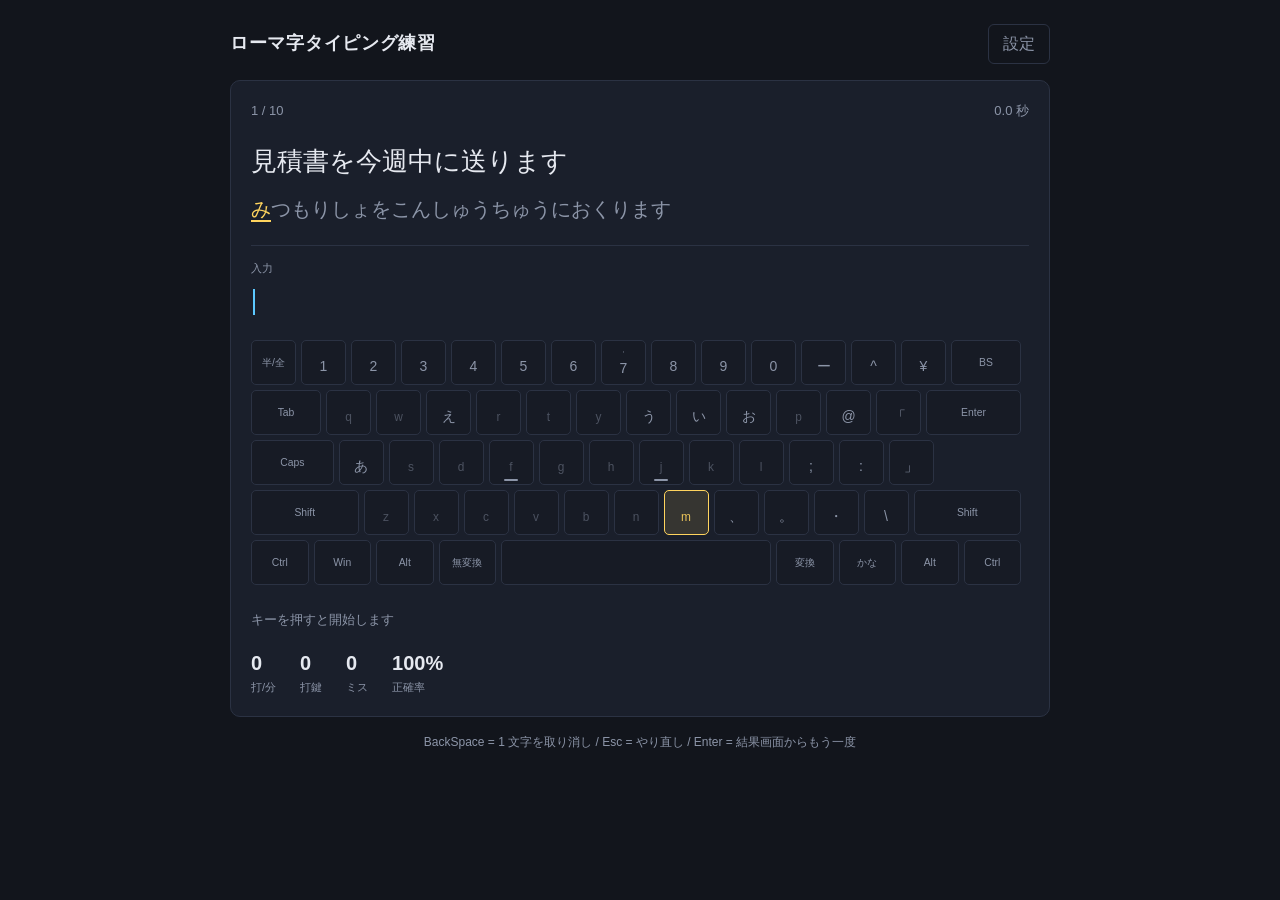
<file: index.html>
<!DOCTYPE html>
<html lang="ja">
<head>
<!-- Google Tag Manager -->
<script>(function(w,d,s,l,i){w[l]=w[l]||[];w[l].push({'gtm.start':
new Date().getTime(),event:'gtm.js'});var f=d.getElementsByTagName(s)[0],
j=d.createElement(s),dl=l!='dataLayer'?'&l='+l:'';j.async=true;j.src=
'https://www.googletagmanager.com/gtm.js?id='+i+dl;f.parentNode.insertBefore(j,f);
})(window,document,'script','dataLayer','GTM-KMD369SW');</script>
<!-- End Google Tag Manager -->
<meta charset="utf-8">
<meta name="viewport" content="width=device-width, initial-scale=1">
<title>ローマ字タイピング練習</title>
<link rel="stylesheet" href="style.css">
</head>
<body>
<!-- Google Tag Manager (noscript) -->
<noscript><iframe src="https://www.googletagmanager.com/ns.html?id=GTM-KMD369SW"
height="0" width="0" style="display:none;visibility:hidden"></iframe></noscript>
<!-- End Google Tag Manager (noscript) -->
<div class="app">

  <header class="topbar">
    <h1>ローマ字タイピング練習</h1>
    <button type="button" id="btn-settings" class="ghost">設定</button>
  </header>

  <p id="ime-warning" class="warning" hidden>
    日本語入力(IME)がオンになっています。半角/全角キーで<strong>直接入力</strong>に切り替えてください。
  </p>

  <section id="settings" class="panel settings" hidden>
    <p class="status hint-note local-note">
      読み込んだファイルはブラウザの中だけで扱います。サーバへは送りません。
    </p>

    <div class="setting">
      <label for="opt-layout">キーボード配列</label>
      <div class="row">
        <select id="opt-layout"></select>
        <span class="status hint-note">
          打鍵は物理キー位置で判定します。配列が合っていないと
          <code>;</code> <code>:</code> などが正しく入りません。
        </span>
      </div>
    </div>

    <div class="setting">
      <label for="file-table">ローマ字テーブル (タブ区切りテキスト)</label>
      <div class="row">
        <input type="file" id="file-table" accept=".tsv,.txt,.text,text/plain,text/tab-separated-values">
        <button type="button" id="btn-table-reset" class="ghost">既定に戻す</button>
        <button type="button" id="btn-table-check" class="ghost"
                title="かなが一通り打てるかを確かめます">かなの点検</button>
      </div>
      <p class="status" id="table-status"></p>
      <details>
        <summary>ファイル形式</summary>
        <p>
          Google 日本語入力のローマ字テーブルと同じ形式に、省略可能なタグ列を足したものです。
        </p>
<pre>入力	出力	次の入力	第1カテゴリ	第2カテゴリ	第3カテゴリ
sa	さ
tt	っ	t
nk	ん	k
;	っ			soku			direct
kz	かん		sei,row.ka		ext.hatsu,dan.an
@alwaysEnabled	std,legacy</pre>
        <ul>
          <li><code>入力</code> が重複した場合は、後に定義した行で上書きされます。</li>
          <li><code>出力</code> と <code>次の入力</code> がどちらも空の行はコメントとして無視されます。
              コメント行にはタブを入れないでください。</li>
          <li>4〜6 列目のタグは省略できます。このページでは全タグが有効なので、タグ付きのテーブルもそのまま読めます。</li>
          <li>文字コードは UTF-8 / UTF-16 / Shift_JIS を自動判定します。</li>
        </ul>
      </details>
    </div>

    <div class="setting">
      <div class="setting-head">
        <label for="file-problems">お題ファイル (表示文 &lt;TAB&gt; よみ)</label>
        ※ <code>#{</code> … <code>#}</code> で囲んだ数行は、ランダム出題中でも並び替えずに続けて出題されます。
      </div>
      <div class="row">
        <input type="file" id="file-problems" accept=".tsv,.txt,.text,text/plain,text/tab-separated-values">
        <button type="button" id="btn-problems-reset" class="ghost">既定に戻す</button>
      </div>
      <p class="status" id="problems-status"></p>
    </div>

    <div class="setting">
      <label>表示</label>
      <div class="row">
        <label class="inline"><input type="checkbox" id="opt-keyboard" checked> キーボードを表示</label>
        <label class="inline"><input type="checkbox" id="opt-labels" checked> キーに入力される文字を表示</label>
        <label class="inline"><input type="checkbox" id="opt-romaji"> ローマ字ガイドを表示</label>
      </div>
      <p class="status hint-note">
        ローマ字ガイドは既定でオフです。最短の打鍵列に BackSpace が必要な
        テーブルではローマ字だけでは表せず、有効打鍵としての BackSpace と
        打ち直しの BackSpace も区別できないためです。
      </p>
    </div>

    <div class="setting row">
      <label class="inline"><input type="checkbox" id="opt-shuffle" checked> ランダム出題</label>
      <label class="inline">出題数
        <input type="number" id="opt-count" min="1" max="500" value="10">
      </label>
      <button type="button" id="btn-apply" class="primary">この設定で開始</button>
    </div>
  </section>

  <div id="play"></div>

  <p class="foot">BackSpace = 1 文字を取り消し / Esc = やり直し / Enter = 結果画面からもう一度</p>
</div>

<script type="module" src="core/engine-shell.js"></script>
</body>
</html>
</file>
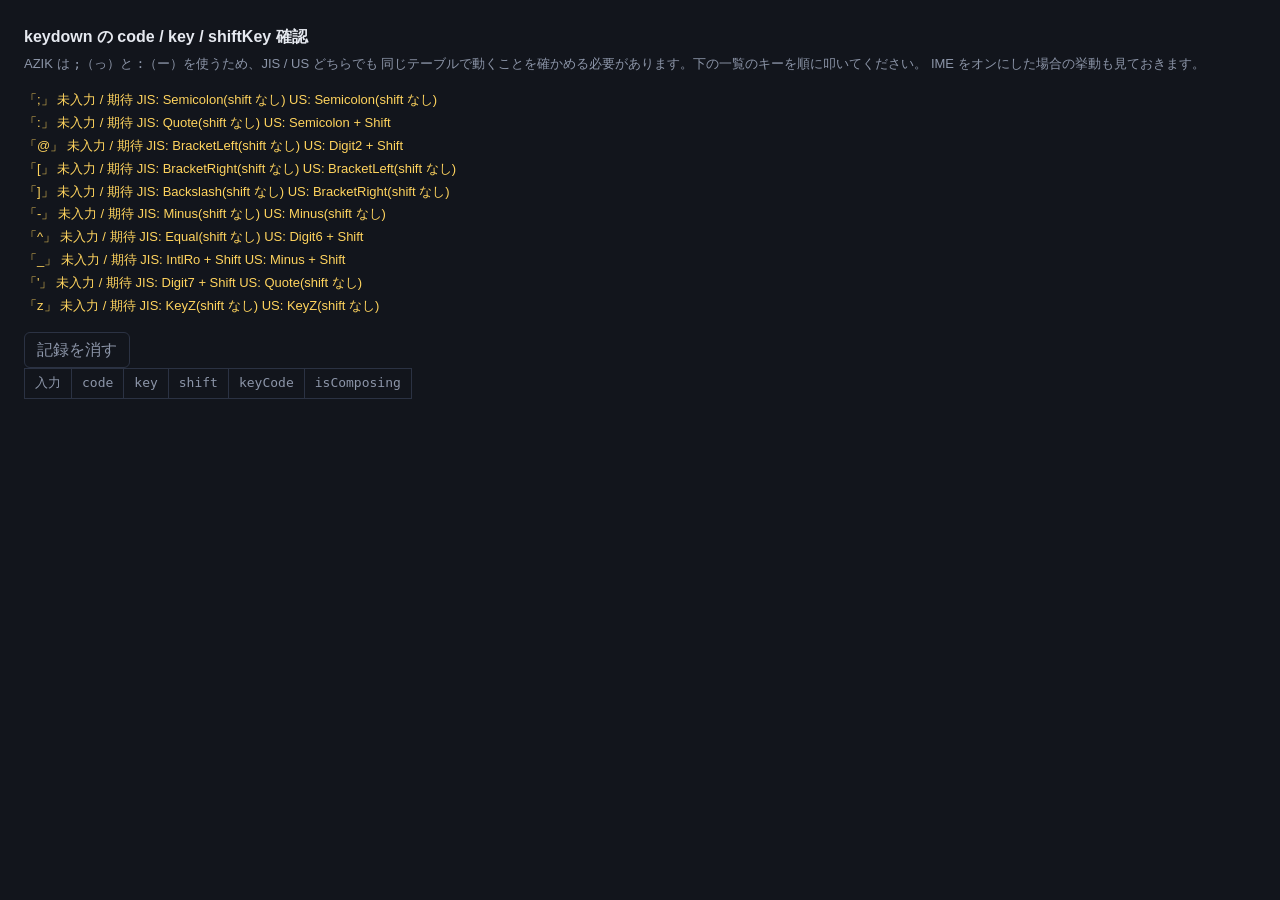
<file: keycheck.html>
<!DOCTYPE html>
<html lang="ja">
<head>
<meta charset="utf-8">
<meta name="viewport" content="width=device-width, initial-scale=1">
<title>keydown 確認</title>
<style>
  body { margin: 0; padding: 24px; background: #12151c; color: #e6e9f0;
         font-family: "Segoe UI", "Yu Gothic UI", Meiryo, sans-serif; line-height: 1.6; }
  h1 { font-size: 16px; margin: 0 0 4px; }
  p  { font-size: 13px; color: #8c95a8; margin: 0 0 16px; }
  table { border-collapse: collapse; font-family: Consolas, monospace; font-size: 13px; }
  th, td { border: 1px solid #2b3243; padding: 4px 10px; text-align: left; white-space: pre; }
  th { color: #8c95a8; font-weight: normal; }
  tr.recent td { background: #1d2432; }
  .want { color: #ffd45e; }
  .ok { color: #5cc8ff; }
  .ng { color: #ff6b6b; }
  #sum { margin: 16px 0; font-size: 13px; }
  #sum div { margin-bottom: 2px; }
  button { font: inherit; background: transparent; color: #8c95a8;
           border: 1px solid #2b3243; border-radius: 6px; padding: 4px 12px; cursor: pointer; }
  #ime { background: #4a3a12; border: 1px solid #7a6220; color: #ffe08a;
         border-radius: 8px; padding: 8px 14px; margin-bottom: 16px; font-size: 13px; }
</style>
</head>
<body>
<h1>keydown の code / key / shiftKey 確認</h1>
<p>
  AZIK は <code>;</code>（っ）と <code>:</code>（ー）を使うため、JIS / US どちらでも
  同じテーブルで動くことを確かめる必要があります。下の一覧のキーを順に叩いてください。
  IME をオンにした場合の挙動も見ておきます。
</p>

<div id="ime" hidden>日本語入力(IME)がオンです。この状態の値も記録に残ります。</div>

<div id="sum"></div>
<button type="button" id="clear">記録を消す</button>

<table>
  <thead><tr><th>入力</th><th>code</th><th>key</th><th>shift</th><th>keyCode</th><th>isComposing</th></tr></thead>
  <tbody id="log"></tbody>
</table>

<script>
(function () {
  'use strict';

  // 確認したい文字と、JIS / US で期待する { code, shift }
  var WANT = [
    { ch: ';', jis: 'Semicolon(shift なし)',   us: 'Semicolon(shift なし)' },
    { ch: ':', jis: 'Quote(shift なし)',       us: 'Semicolon + Shift' },
    { ch: '@', jis: 'BracketLeft(shift なし)', us: 'Digit2 + Shift' },
    { ch: '[', jis: 'BracketRight(shift なし)', us: 'BracketLeft(shift なし)' },
    { ch: ']', jis: 'Backslash(shift なし)',   us: 'BracketRight(shift なし)' },
    { ch: '-', jis: 'Minus(shift なし)',       us: 'Minus(shift なし)' },
    { ch: '^', jis: 'Equal(shift なし)',       us: 'Digit6 + Shift' },
    { ch: '_', jis: 'IntlRo + Shift',          us: 'Minus + Shift' },
    { ch: "'", jis: 'Digit7 + Shift',          us: 'Quote(shift なし)' },
    { ch: 'z', jis: 'KeyZ(shift なし)',        us: 'KeyZ(shift なし)' }
  ];

  var log = document.getElementById('log');
  var sum = document.getElementById('sum');
  var seen = {};          // 文字 -> 観測した code/shift

  function render() {
    sum.textContent = '';
    WANT.forEach(function (w) {
      var got = seen[w.ch];
      var d = document.createElement('div');
      var mark = got ? '観測: ' + got : '未入力';
      d.className = got ? 'ok' : 'want';
      d.textContent = '「' + w.ch + '」  ' + mark
        + '   / 期待 JIS: ' + w.jis + '  US: ' + w.us;
      sum.appendChild(d);
    });
  }

  document.addEventListener('keydown', function (e) {
    // ブラウザのショートカットは邪魔しない
    if (e.ctrlKey || e.metaKey || e.altKey) return;
    if (e.key === 'F5' || e.key === 'F12') return;
    e.preventDefault();

    if (e.key.length === 1) {
      seen[e.key] = e.code + (e.shiftKey ? ' + Shift' : '(shift なし)');
    }

    var tr = document.createElement('tr');
    tr.className = 'recent';
    [ e.key.length === 1 ? e.key : '(' + e.key + ')',
      e.code, JSON.stringify(e.key), String(e.shiftKey), String(e.keyCode),
      String(!!e.isComposing) ].forEach(function (v) {
      var td = document.createElement('td');
      td.textContent = v;
      tr.appendChild(td);
    });
    log.insertBefore(tr, log.firstChild);
    var rows = log.querySelectorAll('tr');
    for (var i = 1; i < rows.length; i++) rows[i].className = '';
    while (log.children.length > 40) log.removeChild(log.lastChild);

    render();
  });

  // IME がオンだと composition が始まるので、それを検知して知らせる
  var probe = document.createElement('input');
  probe.style.cssText = 'position:fixed;top:0;left:0;width:1px;height:1px;opacity:0;';
  document.body.appendChild(probe);
  probe.focus();
  probe.addEventListener('compositionstart', function () {
    document.getElementById('ime').hidden = false;
  });
  document.addEventListener('mousedown', function () { setTimeout(function () { probe.focus(); }, 0); });

  document.getElementById('clear').addEventListener('click', function () {
    log.textContent = ''; seen = {}; render(); probe.focus();
  });

  render();
})();
</script>
</body>
</html>
</file>
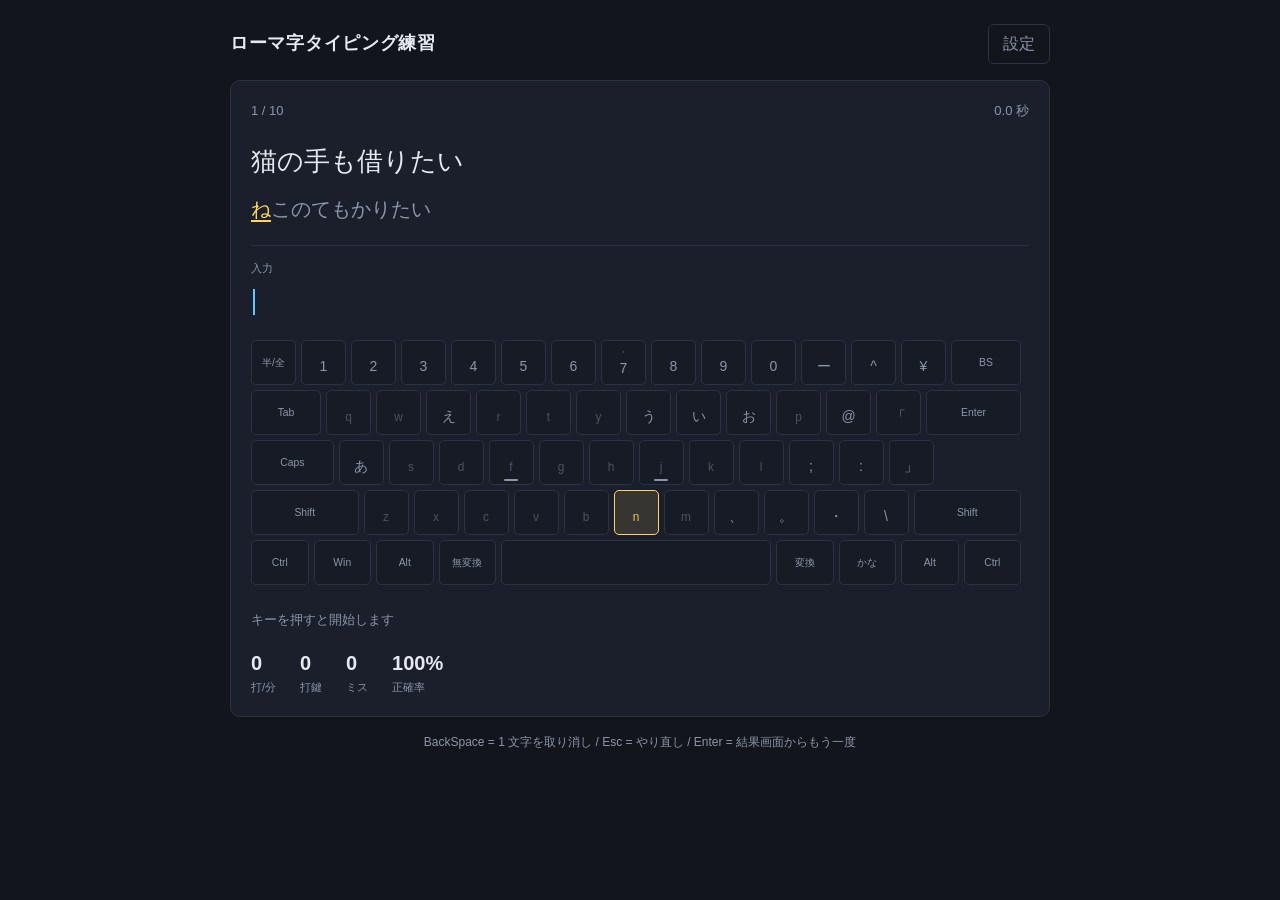
<file: typing/engine.html>
<!DOCTYPE html>
<html lang="ja">
<head>
<meta charset="utf-8">
<meta name="viewport" content="width=device-width, initial-scale=1">
<title>ローマ字タイピング練習（自由設定）</title>
<link rel="stylesheet" href="style.css">
</head>
<body>
<div class="app">

  <header class="topbar">
    <h1>ローマ字タイピング練習</h1>
    <button type="button" id="btn-settings" class="ghost">設定</button>
  </header>

  <p id="ime-warning" class="warning" hidden>
    日本語入力(IME)がオンになっています。半角/全角キーで<strong>直接入力</strong>に切り替えてください。
  </p>

  <section id="settings" class="panel settings" hidden>
    <div class="setting">
      <label for="opt-layout">キーボード配列</label>
      <div class="row">
        <select id="opt-layout"></select>
        <span class="status hint-note">
          打鍵は物理キー位置で判定します。配列が合っていないと
          <code>;</code> <code>:</code> などが正しく入りません。
        </span>
      </div>
    </div>

    <div class="setting">
      <label for="file-table">ローマ字テーブル (タブ区切りテキスト)</label>
      <div class="row">
        <input type="file" id="file-table" accept=".tsv,.txt,.text,text/plain,text/tab-separated-values">
        <button type="button" id="btn-table-reset" class="ghost">既定に戻す</button>
      </div>
      <p class="status" id="table-status"></p>
      <details>
        <summary>ファイル形式</summary>
        <p>
          Google 日本語入力のローマ字テーブルと同じ形式に、省略可能なタグ列を足したものです。
        </p>
<pre>入力	出力	次の入力	第1カテゴリ	第2カテゴリ	第3カテゴリ
sa	さ
tt	っ	t
nk	ん	k
;	っ			soku			direct
kz	かん		sei,row.ka		ext.hatsu,dan.an
@alwaysEnabled	std,legacy</pre>
        <ul>
          <li><code>入力</code> が重複した場合は、後に定義した行で上書きされます。</li>
          <li><code>出力</code> と <code>次の入力</code> がどちらも空の行はコメントとして無視されます。
              コメント行にはタブを入れないでください。</li>
          <li>4〜6 列目のタグは段階練習で使います。自由設定モードでは全タグ有効です。</li>
          <li><code>@alwaysEnabled</code> の行で、段階に関係なく常時有効なタグを宣言します。</li>
          <li>文字コードは UTF-8 / UTF-16 / Shift_JIS を自動判定します。</li>
        </ul>
      </details>
    </div>

    <div class="setting">
      <label for="file-problems">お題ファイル (表示文 &lt;TAB&gt; よみ &lt;TAB&gt; 打鍵列)</label>
      <div class="row">
        <input type="file" id="file-problems" accept=".tsv,.txt,.text,text/plain,text/tab-separated-values">
        <button type="button" id="btn-problems-reset" class="ghost">既定に戻す</button>
      </div>
      <p class="status" id="problems-status"></p>
    </div>

    <div class="setting">
      <label>表示</label>
      <div class="row">
        <label class="inline"><input type="checkbox" id="opt-keyboard" checked> キーボードを表示</label>
        <label class="inline"><input type="checkbox" id="opt-labels" checked> キーに入力される文字を表示</label>
        <label class="inline"><input type="checkbox" id="opt-romaji"> ローマ字ガイドを表示</label>
      </div>
      <p class="status hint-note">
        ローマ字ガイドは既定でオフです。最短の打鍵列に BackSpace が必要な
        テーブルではローマ字だけでは表せず、有効打鍵としての BackSpace と
        打ち直しの BackSpace も区別できないためです。
      </p>
    </div>

    <div class="setting row">
      <label class="inline"><input type="checkbox" id="opt-shuffle" checked> ランダム出題</label>
      <label class="inline">出題数
        <input type="number" id="opt-count" min="1" max="500" value="10">
      </label>
      <button type="button" id="btn-apply" class="primary">この設定で開始</button>
    </div>
  </section>

  <div id="play"></div>

  <p class="foot">BackSpace = 1 文字を取り消し / Esc = やり直し / Enter = 結果画面からもう一度</p>
</div>

<script type="module" src="core/engine-shell.js"></script>
</body>
</html>
</file>
<file: style.css>
:root {
  --bg: #12151c;
  --panel: #1a1f2b;
  --line: #2b3243;
  --fg: #e6e9f0;
  --dim: #8c95a8;
  --done: #4c5566;
  --cur: #ffd45e;
  --accent: #5cc8ff;
  --miss: #ff6b6b;
  --longer: #ff922b;
}

* { box-sizing: border-box; }

body {
  margin: 0;
  background: var(--bg);
  color: var(--fg);
  font-family: "Segoe UI", "Yu Gothic UI", "Hiragino Sans", Meiryo, sans-serif;
  line-height: 1.6;
}

.app {
  max-width: 860px;
  margin: 0 auto;
  padding: 24px 20px 48px;
}

.topbar {
  display: flex;
  align-items: center;
  justify-content: space-between;
  gap: 16px;
  margin-bottom: 16px;
}
.topbar h1 { font-size: 18px; margin: 0; font-weight: 600; letter-spacing: .04em; }

button {
  font: inherit;
  border-radius: 6px;
  border: 1px solid var(--line);
  padding: 6px 14px;
  cursor: pointer;
}
button.ghost { background: transparent; color: var(--dim); }
button.ghost:hover { color: var(--fg); border-color: var(--dim); }
button.primary { background: var(--accent); border-color: var(--accent); color: #0d1117; font-weight: 600; }
button.primary:hover { filter: brightness(1.1); }

.panel {
  background: var(--panel);
  border: 1px solid var(--line);
  border-radius: 10px;
  padding: 20px;
  margin-bottom: 16px;
}

.warning {
  background: #4a3a12;
  border: 1px solid #7a6220;
  color: #ffe08a;
  border-radius: 8px;
  padding: 8px 14px;
  margin: 0 0 16px;
  font-size: 14px;
}

/* --- 設定 --- */
.settings .setting { margin-bottom: 20px; }
.settings .setting:last-child { margin-bottom: 0; }
.settings label { display: block; font-size: 13px; color: var(--dim); margin-bottom: 6px; }
/* 見出しに注記を続ける行。label を for で結ぶ範囲は見出しだけに留める */
.settings .setting-head { font-size: 13px; color: var(--dim); margin-bottom: 6px; }
.settings .setting-head label { display: inline; margin: 0; }
.settings .setting-head code { background: #10131a; padding: 1px 5px; border-radius: 4px; }
.settings label.inline { display: inline-flex; align-items: center; gap: 6px; margin: 0; }
.row { display: flex; flex-wrap: wrap; align-items: center; gap: 10px; }
.settings input[type="file"] { font: inherit; font-size: 13px; color: var(--dim); max-width: 100%; }
.settings input[type="number"], .settings select {
  font: inherit; background: #10131a; color: var(--fg);
  border: 1px solid var(--line); border-radius: 5px; padding: 4px 6px;
}
.settings input[type="number"] { width: 70px; }
.status { font-size: 13px; color: var(--accent); margin: 8px 0 0; }
.status.error { color: var(--miss); }
.status.hint-note { color: var(--dim); }
/* 設定の先頭に置く但し書き。読み込みをためらわせないための一言 */
.settings .local-note {
  margin: 0 0 20px; padding-bottom: 14px;
  border-bottom: 1px solid var(--line);
}
details { margin-top: 10px; font-size: 13px; color: var(--dim); }
details summary { cursor: pointer; }
details p, details ul { margin: 8px 0; }
details code { background: #10131a; padding: 1px 5px; border-radius: 4px; }
pre { background: #10131a; border: 1px solid var(--line); border-radius: 6px;
  padding: 10px 12px; overflow-x: auto; font-size: 13px; tab-size: 8; }

/* --- 練習 --- */
.stage { transition: border-color .1s; }
.stage.miss, .stage.has-error { border-color: var(--miss); }

.stage-head {
  display: flex; justify-content: space-between;
  font-size: 13px; color: var(--dim); margin-bottom: 20px;
}

.display { font-size: 26px; margin: 0 0 10px; word-break: break-word; }
.kana { font-size: 20px; margin: 0 0 20px; word-break: break-word; }

/* 入力エリア。お題ブロックと分ける */
.io { border-top: 1px solid var(--line); padding-top: 14px; margin-bottom: 18px; }
.io-label { display: block; font-size: 11px; color: var(--dim); margin-bottom: 6px; }
.input {
  font-size: 24px; margin: 0 0 14px;
  word-break: break-all;
  /* 行の高さを中身に依らず固定する。ここが伸び縮みすると
     下のキーボードが上下に振動して見づらい */
  line-height: 1.6; min-height: 1.6em;
  /* 控え (in-ghost) と実際の入力 (in-live) を同じマスに重ねる。
     高さは常にお題を打ち切ったときのぶんが確保される */
  display: grid;
}
.input > * { grid-area: 1 / 1; min-width: 0; }
.in-ghost { visibility: hidden; }
.romaji {
  font-family: Consolas, "SF Mono", Menlo, monospace;
  font-size: 20px; letter-spacing: .06em;
  margin: 0; word-break: break-all; min-height: 1.6em;
  display: grid;                   /* 入力欄と同じく控えで高さを確保する */
}
.romaji > * { grid-area: 1 / 1; min-width: 0; }
/* display の指定は [hidden] の display:none より強いので、明示的に消す */
.romaji[hidden] { display: none; }

.done { color: var(--done); }
.todo { color: var(--fg); }
.cur { color: var(--cur); border-bottom: 2px solid var(--cur); }
.kana .todo { color: var(--dim); }

/* 入力欄の内訳 */
.in-ok { color: var(--fg); }
.in-pending {                      /* 未確定のローマ字 */
  color: var(--dim);
  border-bottom: 1px dashed var(--dim);
  /* 等幅にすると行ボックスの高さが変わって下のレイアウトが動くので、
     フォントは本文のまま。点線と色で未確定だと分かる */
}
.in-err {                          /* 目標とずれた入力。消すまで残る */
  color: #0d1117; background: var(--miss);
  border-radius: 3px; padding: 0 2px;
}
.in-pending.bad { color: var(--miss); border-bottom-color: var(--miss); }
.caret {
  display: inline-block; width: 2px; height: 1.1em;
  background: var(--accent); vertical-align: -.18em; margin-left: 2px;
  animation: blink 1.1s step-end infinite;
}
@keyframes blink { 0%, 55% { opacity: 1; } 56%, 100% { opacity: 0; } }
.stage.has-error .caret { background: var(--miss); animation: none; }

/* --- 画面内キーボード --- */
/* キーは配列ファイルの x/y/w/h をもとに絶対配置する (L2 が矩形を要求するため) */
.keyboard-wrap { overflow-x: auto; margin-bottom: 16px; padding-bottom: 4px; }
.keyboard { position: relative; }
.kb-key {
  position: absolute;
  display: flex; flex-direction: column;
  align-items: center; justify-content: center;
  border: 1px solid var(--line); border-radius: 5px;
  background: #171b25; color: var(--dim);
  font-size: 1em; line-height: 1.15; overflow: hidden;
  box-sizing: border-box;
  transition: background .08s, color .08s, border-color .08s;
}
.kb-key.kb-sp { font-size: .74em; }
.kb-hi { font-size: .68em; opacity: .5; min-height: .8em; }
.kb-lo { font-size: 1em; white-space: nowrap; }
.kb-pend { opacity: .45; font-size: .85em; }   /* 未確定で残る分 */
.kb-key.kb-dead { color: #4a5265; }           /* 打ちかけが消えるキー */

/* ホームポジション。実物と同じく F と J に下線を引くだけ。
   色を変えると無効なキーに見えてしまうので、背景・枠はそのまま */
.kb-key.kb-anchor::after {
  content: ''; position: absolute; bottom: 3px; left: 50%;
  width: 14px; height: 2px; margin-left: -7px;
  background: var(--dim); border-radius: 1px;
}

.kb-key.next {                     /* 次に押すキー */
  border-color: var(--cur); color: var(--cur);
  background: rgba(255, 212, 94, .12);
}
/* 目立たせているキーでは、未確定分も読める濃さにする */
.kb-key.next .kb-pend,
.kb-key.hit .kb-pend,
.kb-key.longer .kb-pend,
.kb-key.bad .kb-pend { opacity: .9; }
.kb-key.next-mod {                 /* 一緒に押す Shift */
  border-color: var(--cur); color: var(--cur);
}
.kb-key.hit {                      /* 実際に押された (正しい) */
  background: var(--accent); border-color: var(--accent); color: #0d1117;
}
.kb-key.longer {                   /* 実際に押された (より短い打ち方がある) */
  background: var(--longer); border-color: var(--longer); color: #0d1117;
}
.kb-key.bad {                      /* 実際に押された (ミス) */
  background: var(--miss); border-color: var(--miss); color: #0d1117;
}

.hint { font-size: 13px; color: var(--dim); min-height: 1.6em; margin: 0 0 16px; }

.stats { display: flex; flex-wrap: wrap; gap: 24px; }
.stat { display: flex; flex-direction: column; }
.stat b { font-size: 20px; font-weight: 600; font-variant-numeric: tabular-nums; }
.stat small { font-size: 11px; color: var(--dim); }
.stats.big .stat b { font-size: 30px; }

/* --- 結果 --- */
.result h2 { font-size: 18px; margin: 0 0 20px; }
.result .stats { margin-bottom: 20px; }
/* 結果の注記。短縮は必ずしも良いとは限らないので、主張は弱くしておく */
.note { font-size: 13px; color: var(--dim); margin: 0 0 12px; }
.note.advice { color: var(--accent); }
.result .note:last-of-type { margin-bottom: 20px; }

/* --- 教示 (L2 の文書部分。キーボード外に置く) --- */
.lesson-doc { margin: 0 0 16px; font-size: 14px; }
.lesson-doc p { margin: 0 0 8px; }
.lesson-doc .doc-next { color: var(--dim); font-size: 13px; }

.foot { font-size: 12px; color: var(--dim); text-align: center; margin: 0; }

/* 画面外だがフォーカス可能な入力欄 (IME 検知用) */
.keycatch {
  position: fixed; top: 0; left: 0;
  width: 1px; height: 1px; padding: 0; border: 0;
  opacity: 0; pointer-events: none;
}
</file>
<file: typing/style.css>
:root {
  --bg: #12151c;
  --panel: #1a1f2b;
  --line: #2b3243;
  --fg: #e6e9f0;
  --dim: #8c95a8;
  --done: #4c5566;
  --cur: #ffd45e;
  --accent: #5cc8ff;
  --miss: #ff6b6b;
  --longer: #ff922b;
}

* { box-sizing: border-box; }

body {
  margin: 0;
  background: var(--bg);
  color: var(--fg);
  font-family: "Segoe UI", "Yu Gothic UI", "Hiragino Sans", Meiryo, sans-serif;
  line-height: 1.6;
}

.app {
  max-width: 860px;
  margin: 0 auto;
  padding: 24px 20px 48px;
}

.topbar {
  display: flex;
  align-items: center;
  justify-content: space-between;
  gap: 16px;
  margin-bottom: 16px;
}
.topbar h1 { font-size: 18px; margin: 0; font-weight: 600; letter-spacing: .04em; }

button {
  font: inherit;
  border-radius: 6px;
  border: 1px solid var(--line);
  padding: 6px 14px;
  cursor: pointer;
}
button.ghost { background: transparent; color: var(--dim); }
button.ghost:hover { color: var(--fg); border-color: var(--dim); }
button.primary { background: var(--accent); border-color: var(--accent); color: #0d1117; font-weight: 600; }
button.primary:hover { filter: brightness(1.1); }

.panel {
  background: var(--panel);
  border: 1px solid var(--line);
  border-radius: 10px;
  padding: 20px;
  margin-bottom: 16px;
}

.warning {
  background: #4a3a12;
  border: 1px solid #7a6220;
  color: #ffe08a;
  border-radius: 8px;
  padding: 8px 14px;
  margin: 0 0 16px;
  font-size: 14px;
}

/* --- 設定 --- */
.settings .setting { margin-bottom: 20px; }
.settings .setting:last-child { margin-bottom: 0; }
.settings label { display: block; font-size: 13px; color: var(--dim); margin-bottom: 6px; }
.settings label.inline { display: inline-flex; align-items: center; gap: 6px; margin: 0; }
.row { display: flex; flex-wrap: wrap; align-items: center; gap: 10px; }
.settings input[type="file"] { font: inherit; font-size: 13px; color: var(--dim); max-width: 100%; }
.settings input[type="number"], .settings select {
  font: inherit; background: #10131a; color: var(--fg);
  border: 1px solid var(--line); border-radius: 5px; padding: 4px 6px;
}
.settings input[type="number"] { width: 70px; }
.status { font-size: 13px; color: var(--accent); margin: 8px 0 0; }
.status.error { color: var(--miss); }
.status.hint-note { color: var(--dim); }
details { margin-top: 10px; font-size: 13px; color: var(--dim); }
details summary { cursor: pointer; }
details p, details ul { margin: 8px 0; }
details code { background: #10131a; padding: 1px 5px; border-radius: 4px; }
pre { background: #10131a; border: 1px solid var(--line); border-radius: 6px;
  padding: 10px 12px; overflow-x: auto; font-size: 13px; tab-size: 8; }

/* --- 練習 --- */
.stage { transition: border-color .1s; }
.stage.miss, .stage.has-error { border-color: var(--miss); }

.stage-head {
  display: flex; justify-content: space-between;
  font-size: 13px; color: var(--dim); margin-bottom: 20px;
}

.display { font-size: 26px; margin: 0 0 10px; word-break: break-word; }
.kana { font-size: 20px; margin: 0 0 20px; word-break: break-word; }

/* 入力エリア。お題ブロックと分ける */
.io { border-top: 1px solid var(--line); padding-top: 14px; margin-bottom: 18px; }
.io-label { display: block; font-size: 11px; color: var(--dim); margin-bottom: 6px; }
.input {
  font-size: 24px; margin: 0 0 14px;
  word-break: break-all;
  /* 行の高さを中身に依らず固定する。ここが伸び縮みすると
     下のキーボードが上下に振動して見づらい */
  line-height: 1.6; min-height: 1.6em;
  /* 控え (in-ghost) と実際の入力 (in-live) を同じマスに重ねる。
     高さは常にお題を打ち切ったときのぶんが確保される */
  display: grid;
}
.input > * { grid-area: 1 / 1; min-width: 0; }
.in-ghost { visibility: hidden; }
.romaji {
  font-family: Consolas, "SF Mono", Menlo, monospace;
  font-size: 20px; letter-spacing: .06em;
  margin: 0; word-break: break-all; min-height: 1.6em;
  display: grid;                   /* 入力欄と同じく控えで高さを確保する */
}
.romaji > * { grid-area: 1 / 1; min-width: 0; }
/* display の指定は [hidden] の display:none より強いので、明示的に消す */
.romaji[hidden] { display: none; }

.done { color: var(--done); }
.todo { color: var(--fg); }
.cur { color: var(--cur); border-bottom: 2px solid var(--cur); }
.kana .todo { color: var(--dim); }

/* 入力欄の内訳 */
.in-ok { color: var(--fg); }
.in-pending {                      /* 未確定のローマ字 */
  color: var(--dim);
  border-bottom: 1px dashed var(--dim);
  /* 等幅にすると行ボックスの高さが変わって下のレイアウトが動くので、
     フォントは本文のまま。点線と色で未確定だと分かる */
}
.in-err {                          /* 目標とずれた入力。消すまで残る */
  color: #0d1117; background: var(--miss);
  border-radius: 3px; padding: 0 2px;
}
.in-pending.bad { color: var(--miss); border-bottom-color: var(--miss); }
.caret {
  display: inline-block; width: 2px; height: 1.1em;
  background: var(--accent); vertical-align: -.18em; margin-left: 2px;
  animation: blink 1.1s step-end infinite;
}
@keyframes blink { 0%, 55% { opacity: 1; } 56%, 100% { opacity: 0; } }
.stage.has-error .caret { background: var(--miss); animation: none; }

/* --- 画面内キーボード --- */
/* キーは配列ファイルの x/y/w/h をもとに絶対配置する (L2 が矩形を要求するため) */
.keyboard-wrap { overflow-x: auto; margin-bottom: 16px; padding-bottom: 4px; }
.keyboard { position: relative; }
.kb-key {
  position: absolute;
  display: flex; flex-direction: column;
  align-items: center; justify-content: center;
  border: 1px solid var(--line); border-radius: 5px;
  background: #171b25; color: var(--dim);
  font-size: 1em; line-height: 1.15; overflow: hidden;
  box-sizing: border-box;
  transition: background .08s, color .08s, border-color .08s;
}
.kb-key.kb-sp { font-size: .74em; }
.kb-hi { font-size: .68em; opacity: .5; min-height: .8em; }
.kb-lo { font-size: 1em; white-space: nowrap; }
.kb-pend { opacity: .45; font-size: .85em; }   /* 未確定で残る分 */
.kb-key.kb-dead { color: #4a5265; }           /* 打ちかけが消えるキー */

/* ホームポジション。実物と同じく F と J に下線を引くだけ。
   色を変えると無効なキーに見えてしまうので、背景・枠はそのまま */
.kb-key.kb-anchor::after {
  content: ''; position: absolute; bottom: 3px; left: 50%;
  width: 14px; height: 2px; margin-left: -7px;
  background: var(--dim); border-radius: 1px;
}

.kb-key.next {                     /* 次に押すキー */
  border-color: var(--cur); color: var(--cur);
  background: rgba(255, 212, 94, .12);
}
/* 目立たせているキーでは、未確定分も読める濃さにする */
.kb-key.next .kb-pend,
.kb-key.hit .kb-pend,
.kb-key.longer .kb-pend,
.kb-key.bad .kb-pend { opacity: .9; }
.kb-key.next-mod {                 /* 一緒に押す Shift */
  border-color: var(--cur); color: var(--cur);
}
.kb-key.hit {                      /* 実際に押された (正しい) */
  background: var(--accent); border-color: var(--accent); color: #0d1117;
}
.kb-key.longer {                   /* 実際に押された (より短い打ち方がある) */
  background: var(--longer); border-color: var(--longer); color: #0d1117;
}
.kb-key.bad {                      /* 実際に押された (ミス) */
  background: var(--miss); border-color: var(--miss); color: #0d1117;
}

.hint { font-size: 13px; color: var(--dim); min-height: 1.6em; margin: 0 0 16px; }

.stats { display: flex; flex-wrap: wrap; gap: 24px; }
.stat { display: flex; flex-direction: column; }
.stat b { font-size: 20px; font-weight: 600; font-variant-numeric: tabular-nums; }
.stat small { font-size: 11px; color: var(--dim); }
.stats.big .stat b { font-size: 30px; }

/* --- 結果 --- */
.result h2 { font-size: 18px; margin: 0 0 20px; }
.result .stats { margin-bottom: 20px; }
/* 結果の注記。短縮は必ずしも良いとは限らないので、主張は弱くしておく */
.note { font-size: 13px; color: var(--dim); margin: 0 0 12px; }
.note.advice { color: var(--accent); }
.result .note:last-of-type { margin-bottom: 20px; }

/* --- 教示 (L2 の文書部分。キーボード外に置く) --- */
.lesson-doc { margin: 0 0 16px; font-size: 14px; }
.lesson-doc p { margin: 0 0 8px; }
.lesson-doc .doc-next { color: var(--dim); font-size: 13px; }

.foot { font-size: 12px; color: var(--dim); text-align: center; margin: 0; }

/* 画面外だがフォーカス可能な入力欄 (IME 検知用) */
.keycatch {
  position: fixed; top: 0; left: 0;
  width: 1px; height: 1px; padding: 0; border: 0;
  opacity: 0; pointer-events: none;
}
</file>
